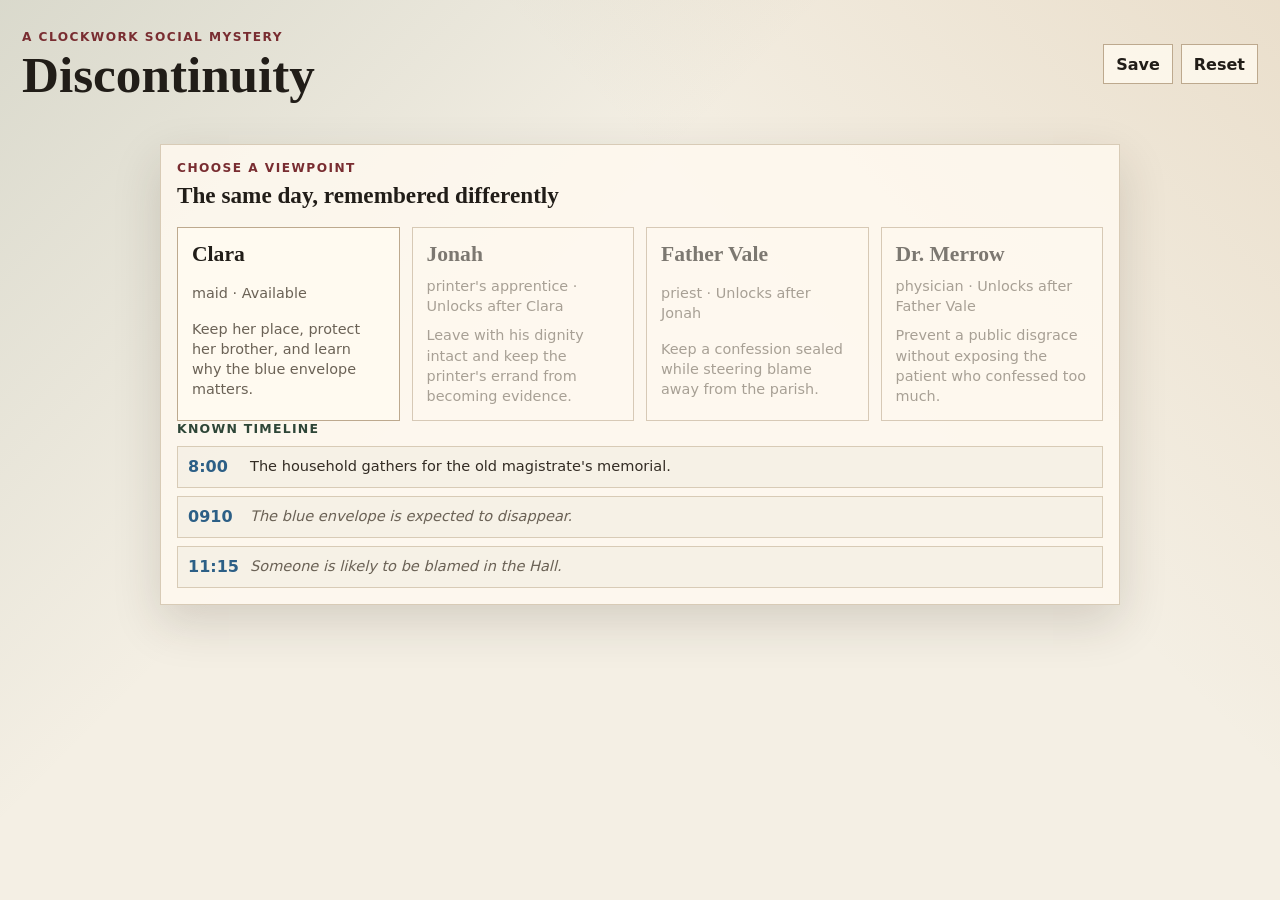
<file: site/index.html>
<!doctype html>
<html lang="en">
  <head>
    <meta charset="utf-8">
    <meta name="viewport" content="width=device-width, initial-scale=1">
    <title>Discontinuity</title>
    <meta
      name="description"
      content="A static prototype for Discontinuity, a graphical turn-based text adventure told through many viewpoints of one day."
    >
    <link rel="stylesheet" href="styles.css?v=manual-adjustments">
  </head>
  <body>
    <div class="shell">
      <header class="topbar">
        <div>
          <p class="eyebrow">A Clockwork Social Mystery</p>
          <h1>Discontinuity</h1>
        </div>
        <div class="top-actions">
          <button class="ghost-button" id="save-button" type="button">Save</button>
          <button class="ghost-button" id="reset-button" type="button">Reset</button>
        </div>
      </header>

      <main id="app" aria-live="polite"></main>
    </div>

    <script src="scripts/data.js?v=manual-adjustments" defer></script>
    <script src="scripts/engine.js?v=manual-adjustments" defer></script>
    <script src="scripts/app.js?v=manual-adjustments" defer></script>
  </body>
</html>
</file>
<file: site/styles.css>
:root {
  color-scheme: light;
  --paper: #f4efe4;
  --paper-strong: #fffaf0;
  --ink: #211d18;
  --muted: #6b6256;
  --line: #d8cbb6;
  --line-strong: #bda98e;
  --moss: #516851;
  --moss-dark: #2e4638;
  --oxblood: #792d31;
  --brass: #ad7b39;
  --blue: #2c5f86;
  --blue-soft: #dbeaf1;
  --shadow: 0 18px 45px rgb(50 39 27 / 16%);
  font-family:
    Inter, ui-sans-serif, system-ui, -apple-system, BlinkMacSystemFont, "Segoe UI",
    sans-serif;
}

* {
  box-sizing: border-box;
}

html,
body {
  min-height: 100%;
}

body {
  margin: 0;
  background:
    linear-gradient(135deg, rgb(81 104 81 / 16%), transparent 38%),
    linear-gradient(225deg, rgb(173 123 57 / 14%), transparent 36%),
    var(--paper);
  color: var(--ink);
}

button,
input,
select {
  font: inherit;
}

button {
  cursor: pointer;
}

.shell {
  width: min(1500px, 100%);
  margin: 0 auto;
  padding: 18px;
}

.topbar {
  display: flex;
  align-items: center;
  justify-content: space-between;
  gap: 16px;
  padding: 12px 4px 18px;
}

h1,
h2,
h3,
p {
  margin: 0;
}

h1 {
  font-family: Georgia, "Times New Roman", serif;
  font-size: clamp(2rem, 4vw, 4.2rem);
  font-weight: 700;
  line-height: 0.92;
}

.eyebrow {
  margin-bottom: 7px;
  color: var(--oxblood);
  font-size: 0.76rem;
  font-weight: 800;
  letter-spacing: 0.12em;
  text-transform: uppercase;
}

.top-actions {
  display: flex;
  flex-wrap: wrap;
  justify-content: flex-end;
  gap: 8px;
}

.layout {
  display: grid;
  grid-template-columns: minmax(270px, 0.82fr) minmax(370px, 1.25fr) minmax(300px, 0.9fr);
  gap: 16px;
  align-items: start;
}

.dev-layout {
  display: grid;
  grid-template-columns: minmax(330px, 0.82fr) minmax(560px, 1.18fr);
  gap: 16px;
  align-items: start;
}

.panel,
.location-frame,
.start-panel {
  border: 1px solid var(--line);
  background: rgb(255 250 240 / 84%);
  box-shadow: var(--shadow);
}

.panel,
.start-panel {
  padding: 16px;
}

.location-frame {
  overflow: hidden;
}

.location-frame img {
  display: block;
  width: 100%;
  aspect-ratio: 4 / 3;
  object-fit: cover;
  background: #d8cbb6;
}

.location-caption {
  display: grid;
  gap: 9px;
  padding: 14px 15px 16px;
}

.time-location {
  display: flex;
  align-items: center;
  justify-content: space-between;
  gap: 10px;
  color: var(--muted);
  font-size: 0.9rem;
  font-weight: 700;
}

.location-name {
  color: var(--ink);
  font-family: Georgia, "Times New Roman", serif;
  font-size: 1.45rem;
}

.map-list,
.chip-list,
.action-list,
.timeline-list,
.inventory-list {
  display: grid;
  gap: 8px;
  list-style: none;
  margin: 0;
  padding: 0;
}

.map-list {
  grid-template-columns: repeat(auto-fit, minmax(96px, 1fr));
}

.map-node,
.chip,
.tag,
.inventory-item,
.timeline-item,
.stat-row {
  border: 1px solid var(--line);
  background: rgb(244 239 228 / 74%);
}

.map-node,
.chip,
.tag {
  display: inline-flex;
  align-items: center;
  justify-content: center;
  min-height: 34px;
  padding: 6px 9px;
  text-align: center;
  font-size: 0.84rem;
  font-weight: 750;
}

.map-node.is-here {
  border-color: var(--moss);
  background: #dde8d9;
  color: var(--moss-dark);
}

.scene {
  min-height: 0;
}

.scene-heading {
  display: grid;
  gap: 8px;
  margin-bottom: 18px;
}

.scene-heading h2 {
  font-family: Georgia, "Times New Roman", serif;
  font-size: clamp(1.65rem, 3vw, 2.7rem);
  line-height: 1;
}

.scene-kicker {
  color: var(--muted);
  font-size: 0.92rem;
  font-weight: 800;
}

.scene-copy {
  display: grid;
  gap: 12px;
  margin: 18px 0;
  font-family: Georgia, "Times New Roman", serif;
  font-size: 1.14rem;
  line-height: 1.58;
}

.dev-status-grid {
  display: grid;
  grid-template-columns: repeat(2, minmax(0, 1fr));
  gap: 8px;
}

.dev-status-grid .wide {
  grid-column: 1 / -1;
}

.event-stack {
  display: grid;
  gap: 8px;
  margin: 0 0 18px;
}

.event-line {
  border-left: 4px solid var(--brass);
  background: #fff7e7;
  padding: 10px 12px;
  line-height: 1.45;
}

.event-line.is-private {
  border-left-color: var(--blue);
  background: var(--blue-soft);
}

.section-title {
  margin: 0 0 10px;
  color: var(--moss-dark);
  font-size: 0.78rem;
  font-weight: 900;
  letter-spacing: 0.1em;
  text-transform: uppercase;
}

.action-list {
  gap: 10px;
}

.action-button {
  display: grid;
  gap: 7px;
  width: 100%;
  border: 1px solid var(--line-strong);
  background: var(--paper-strong);
  color: var(--ink);
  padding: 12px 13px;
  text-align: left;
  transition:
    border-color 160ms ease,
    transform 160ms ease,
    box-shadow 160ms ease,
    background 160ms ease;
}

.action-button:hover,
.action-button:focus-visible {
  border-color: var(--moss);
  background: #f7fbf0;
  box-shadow: 0 12px 24px rgb(46 70 56 / 14%);
  outline: none;
  transform: translateY(-1px);
}

.action-label {
  font-weight: 850;
}

.action-meta {
  display: flex;
  flex-wrap: wrap;
  gap: 6px;
}

.tag {
  min-height: 24px;
  border-color: rgb(109 94 72 / 28%);
  color: var(--muted);
  font-size: 0.69rem;
  text-transform: uppercase;
}

.tag.kind {
  border-color: #88a57a;
  color: var(--moss-dark);
}

.tag.cruel,
.tag.threatening {
  border-color: #b57978;
  color: var(--oxblood);
}

.tag.suspicious,
.tag.risky {
  border-color: #b89d54;
  color: #735015;
}

.sidebar {
  display: grid;
  gap: 14px;
}

.dashboard-section + .dashboard-section {
  margin-top: 16px;
}

.chip-list {
  grid-template-columns: repeat(auto-fit, minmax(108px, 1fr));
}

.chip {
  justify-content: flex-start;
  gap: 7px;
  text-align: left;
}

.chip small {
  display: block;
  color: var(--muted);
  font-size: 0.7rem;
  font-weight: 700;
}

.inventory-item,
.timeline-item,
.stat-row {
  padding: 9px 10px;
  line-height: 1.38;
}

.timeline-item {
  display: grid;
  grid-template-columns: 54px 1fr;
  gap: 8px;
}

.timeline-time {
  color: var(--blue);
  font-weight: 850;
}

.timeline-text,
.inventory-item {
  color: #332c24;
  font-size: 0.91rem;
}

.uncertain {
  color: var(--muted);
  font-style: italic;
}

.stat-grid {
  display: grid;
  grid-template-columns: 1fr 1fr;
  gap: 8px;
}

.stat-row strong {
  display: block;
  color: var(--moss-dark);
  font-size: 0.78rem;
  text-transform: uppercase;
}

.debug-panel {
  grid-column: 1 / -1;
}

.dev-layout .debug-panel {
  grid-column: auto;
}

.debug-character-list {
  display: grid;
  gap: 8px;
}

.debug-character {
  border: 1px solid var(--line);
  background: rgb(244 239 228 / 68%);
}

.debug-character > summary {
  display: grid;
  grid-template-columns: minmax(88px, 0.7fr) minmax(58px, 0.42fr) minmax(120px, 0.9fr) minmax(130px, 1fr) 48px;
  gap: 8px;
  align-items: center;
  min-height: 42px;
  padding: 8px 10px;
  cursor: pointer;
  font-size: 0.82rem;
}

.debug-current,
.debug-location,
.debug-pick,
.debug-adjustment,
.debug-condition-score,
.debug-action-id,
.debug-status {
  color: var(--muted);
}

.debug-current {
  display: block;
  margin-top: 2px;
  font-size: 0.68rem;
  font-weight: 850;
  letter-spacing: 0.06em;
  text-transform: uppercase;
}

.debug-pick {
  overflow: hidden;
  text-overflow: ellipsis;
  white-space: nowrap;
}

.debug-option-list {
  display: grid;
  gap: 6px;
  margin: 0;
  padding: 0 10px 10px;
  list-style: none;
}

.debug-subsection {
  display: grid;
  gap: 6px;
  padding: 0 10px 10px;
}

.debug-subtitle {
  margin: 0;
  color: var(--moss-dark);
  font-size: 0.7rem;
  font-weight: 900;
  letter-spacing: 0.08em;
  text-transform: uppercase;
}

.debug-options-title {
  padding: 0 10px 6px;
}

.debug-manual-list {
  display: grid;
  gap: 6px;
  list-style: none;
  margin: 0;
  padding: 0;
}

.debug-manual-adjustment {
  display: grid;
  grid-template-columns: minmax(0, 1fr) 48px;
  gap: 5px 7px;
  border: 1px solid var(--line);
  background: #fff7e7;
  padding: 7px;
  font-size: 0.78rem;
}

.debug-adjustment-meta {
  grid-column: 1 / -1;
  color: var(--muted);
  font-size: 0.72rem;
  font-weight: 750;
}

.debug-manual-adjustment .action-meta {
  grid-column: 1 / -1;
}

.debug-goal-list {
  display: grid;
  gap: 6px;
}

.debug-goal {
  border: 1px solid var(--line);
  background: rgb(255 250 240 / 84%);
}

.debug-goal.active {
  border-color: var(--moss);
  background: #edf4e8;
}

.debug-goal.satisfied {
  opacity: 0.72;
}

.debug-goal > summary {
  display: grid;
  grid-template-columns: minmax(0, 1fr) 72px 48px;
  gap: 7px;
  align-items: center;
  padding: 7px;
  cursor: pointer;
  font-size: 0.78rem;
}

.debug-goal-body {
  display: grid;
  gap: 6px;
  padding: 0 7px 7px;
}

.debug-variable-list,
.debug-choice-list,
.debug-step-list {
  display: grid;
  gap: 4px;
  margin: 0;
  padding: 0;
  list-style: none;
}

.debug-variable,
.debug-choice-adjustment,
.debug-step {
  display: grid;
  grid-template-columns: minmax(0, 1fr) 62px;
  gap: 6px;
  border: 1px solid var(--line);
  background: rgb(244 239 228 / 62%);
  padding: 5px 6px;
  color: #332c24;
  font-size: 0.74rem;
}

.debug-variable.is-off,
.debug-choice-adjustment.is-off,
.debug-step.pending {
  color: var(--muted);
}

.debug-choice-adjustment {
  grid-template-columns: minmax(0, 1fr) minmax(74px, 0.6fr) 48px;
}

.debug-choice-adjustment.is-on {
  border-color: var(--brass);
  background: #fff7e7;
}

.debug-step.current {
  border-color: var(--blue);
  background: var(--blue-soft);
}

.debug-step.satisfied {
  border-color: #88a57a;
  background: #edf4e8;
}

.debug-option {
  display: grid;
  grid-template-columns: 24px minmax(0, 1fr) 48px;
  gap: 7px;
  align-items: start;
  border: 1px solid var(--line);
  background: var(--paper-strong);
  padding: 7px;
  font-size: 0.78rem;
}

.debug-option.is-top {
  border-color: var(--moss);
  background: #edf4e8;
}

.debug-rank,
.debug-score {
  color: var(--blue);
  font-variant-numeric: tabular-nums;
  font-weight: 900;
}

.debug-label {
  color: #332c24;
  line-height: 1.3;
}

.debug-action-id {
  display: block;
  margin-top: 2px;
  font-family: ui-monospace, SFMono-Regular, Consolas, "Liberation Mono", monospace;
  font-size: 0.68rem;
}

.debug-option .action-meta {
  grid-column: 2 / -1;
}

.debug-adjustment,
.debug-condition-score,
.debug-score-breakdown {
  grid-column: 2 / -1;
  font-size: 0.72rem;
  font-weight: 850;
}

.debug-score-breakdown {
  display: flex;
  flex-wrap: wrap;
  gap: 5px;
  font-weight: 750;
}

.debug-score-breakdown span {
  border: 1px solid var(--line);
  background: rgb(244 239 228 / 72%);
  padding: 2px 5px;
}

.ghost-button,
.primary-button {
  min-height: 40px;
  border: 1px solid var(--line-strong);
  padding: 8px 12px;
  font-weight: 850;
}

.ghost-button {
  background: rgb(255 250 240 / 82%);
  color: var(--ink);
}

.ghost-button:hover,
.ghost-button:focus-visible {
  border-color: var(--oxblood);
  outline: none;
}

.primary-button {
  background: var(--moss-dark);
  color: #fffaf0;
}

.start-panel {
  width: min(960px, 100%);
  margin: 28px auto;
}

.start-grid {
  display: grid;
  grid-template-columns: repeat(auto-fit, minmax(210px, 1fr));
  gap: 12px;
  margin-top: 18px;
}

.character-button {
  display: grid;
  gap: 9px;
  min-height: 150px;
  border: 1px solid var(--line-strong);
  background: var(--paper-strong);
  padding: 14px;
  text-align: left;
}

.character-button:not(:disabled):hover,
.character-button:not(:disabled):focus-visible {
  border-color: var(--moss);
  outline: none;
}

.character-button:disabled {
  cursor: not-allowed;
  opacity: 0.58;
}

.character-name {
  color: var(--ink);
  font-family: Georgia, "Times New Roman", serif;
  font-size: 1.35rem;
  font-weight: 700;
}

.character-role,
.empty-note {
  color: var(--muted);
  font-size: 0.9rem;
  line-height: 1.4;
}

.end-note {
  margin-top: 16px;
  border-left: 4px solid var(--moss);
  background: #edf4e8;
  padding: 12px;
  line-height: 1.45;
}

details.mobile-section {
  display: none;
}

@media (max-width: 1120px) {
  .layout {
    grid-template-columns: minmax(280px, 0.92fr) minmax(420px, 1.08fr);
  }

  .sidebar {
    grid-column: 1 / -1;
    grid-template-columns: repeat(2, minmax(0, 1fr));
  }
}

@media (max-width: 780px) {
  .shell {
    padding: 12px;
  }

  .topbar {
    align-items: flex-start;
    flex-direction: column;
  }

  .top-actions {
    justify-content: flex-start;
  }

  .layout,
  .dev-layout,
  .sidebar {
    grid-template-columns: 1fr;
  }

  .scene {
    min-height: 0;
  }

  .panel,
  .start-panel {
    padding: 13px;
  }

  details.mobile-section {
    display: block;
  }

  details.mobile-section > summary {
    color: var(--moss-dark);
    cursor: pointer;
    font-weight: 900;
  }

  .debug-character > summary {
    grid-template-columns: minmax(72px, 0.7fr) minmax(54px, 0.45fr) minmax(0, 0.8fr) minmax(0, 1fr) 44px;
  }
}
</file>
